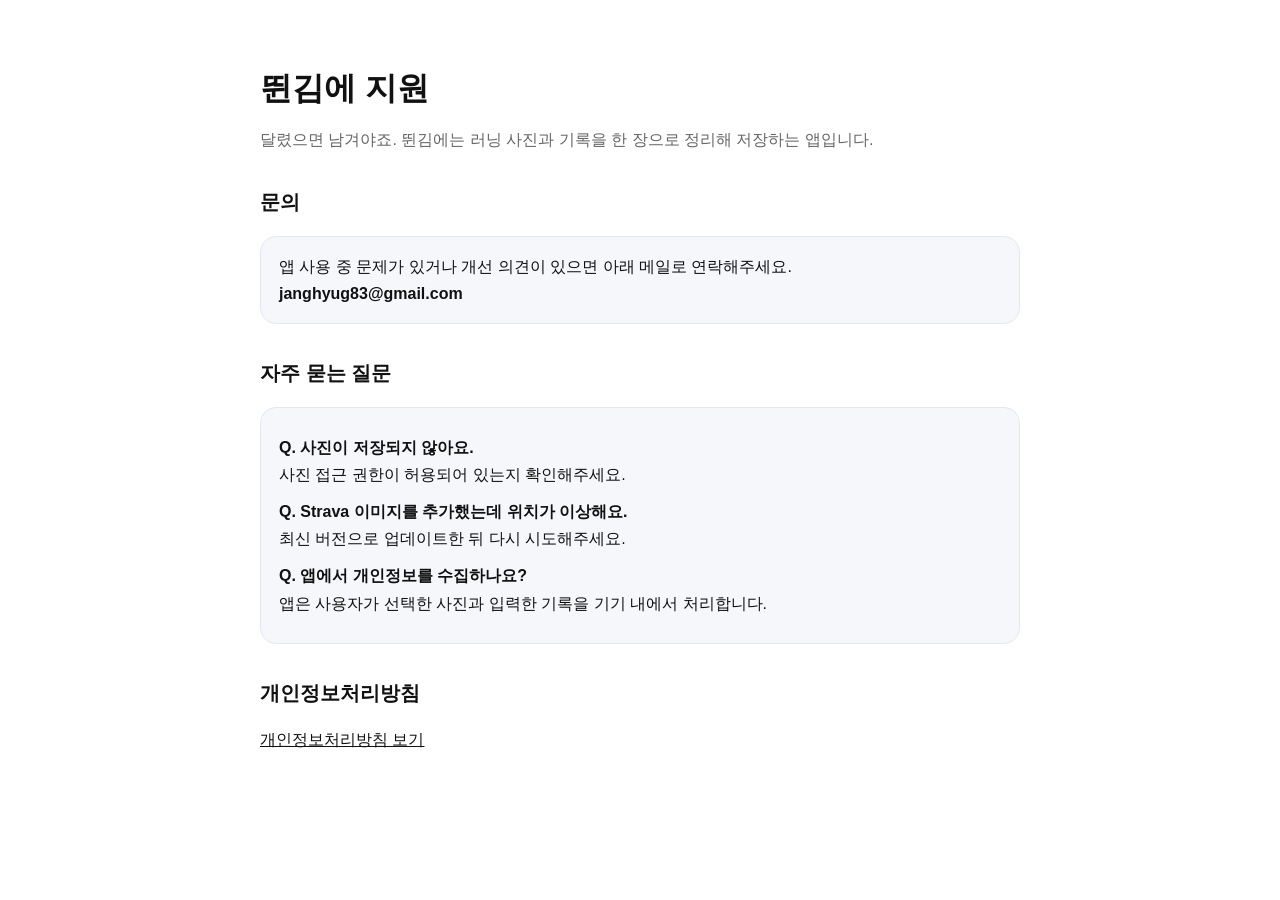
<file: index.html>
<!doctype html>
<html lang="ko">
<head>
  <meta charset="utf-8">
  <meta name="viewport" content="width=device-width, initial-scale=1">
  <title>뛴김에 지원</title>
  <link rel="stylesheet" href="./styles.css">
</head>
<body>
  <h1>뛴김에 지원</h1>
  <p class="muted">
    달렸으면 남겨야죠. 뛴김에는 러닝 사진과 기록을 한 장으로 정리해 저장하는 앱입니다.
  </p>

  <h2>문의</h2>
  <div class="box">
    앱 사용 중 문제가 있거나 개선 의견이 있으면 아래 메일로 연락해주세요.<br>
    <strong>janghyug83@gmail.com</strong>
  </div>

  <h2>자주 묻는 질문</h2>
  <div class="box">
    <p><strong>Q. 사진이 저장되지 않아요.</strong><br>
    사진 접근 권한이 허용되어 있는지 확인해주세요.</p>

    <p><strong>Q. Strava 이미지를 추가했는데 위치가 이상해요.</strong><br>
    최신 버전으로 업데이트한 뒤 다시 시도해주세요.</p>

    <p><strong>Q. 앱에서 개인정보를 수집하나요?</strong><br>
    앱은 사용자가 선택한 사진과 입력한 기록을 기기 내에서 처리합니다.</p>
  </div>

  <h2>개인정보처리방침</h2>
  <p><a href="./privacy.html">개인정보처리방침 보기</a></p>
</body>
</html>
</file>
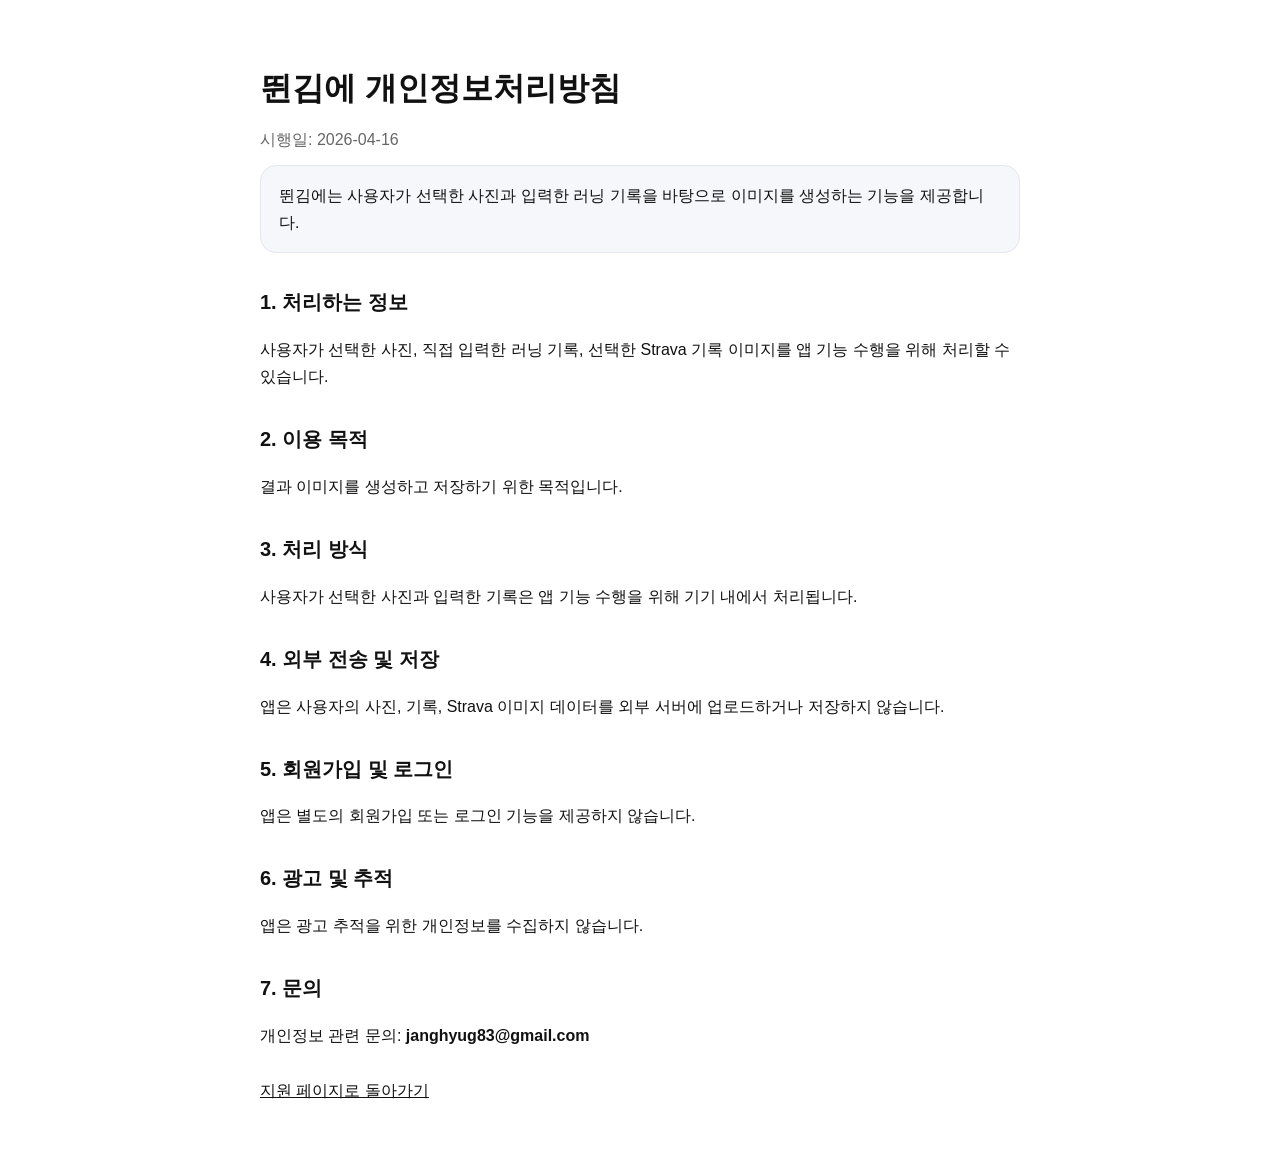
<file: privacy.html>
<!doctype html>
<html lang="ko">
<head>
  <meta charset="utf-8">
  <meta name="viewport" content="width=device-width, initial-scale=1">
  <title>뛴김에 개인정보처리방침</title>
  <link rel="stylesheet" href="./styles.css">
</head>
<body>
  <h1>뛴김에 개인정보처리방침</h1>
  <p class="muted">시행일: 2026-04-16</p>

  <div class="box">
    뛴김에는 사용자가 선택한 사진과 입력한 러닝 기록을 바탕으로 이미지를 생성하는 기능을 제공합니다.
  </div>

  <h2>1. 처리하는 정보</h2>
  <p>
    사용자가 선택한 사진, 직접 입력한 러닝 기록, 선택한 Strava 기록 이미지를 앱 기능 수행을 위해 처리할 수 있습니다.
  </p>

  <h2>2. 이용 목적</h2>
  <p>결과 이미지를 생성하고 저장하기 위한 목적입니다.</p>

  <h2>3. 처리 방식</h2>
  <p>사용자가 선택한 사진과 입력한 기록은 앱 기능 수행을 위해 기기 내에서 처리됩니다.</p>

  <h2>4. 외부 전송 및 저장</h2>
  <p>앱은 사용자의 사진, 기록, Strava 이미지 데이터를 외부 서버에 업로드하거나 저장하지 않습니다.</p>

  <h2>5. 회원가입 및 로그인</h2>
  <p>앱은 별도의 회원가입 또는 로그인 기능을 제공하지 않습니다.</p>

  <h2>6. 광고 및 추적</h2>
  <p>앱은 광고 추적을 위한 개인정보를 수집하지 않습니다.</p>

  <h2>7. 문의</h2>
  <p>개인정보 관련 문의: <strong>janghyug83@gmail.com</strong></p>

  <p class="footer-link"><a href="./index.html">지원 페이지로 돌아가기</a></p>
</body>
</html>
</file>
<file: styles.css>
body {
  font-family: -apple-system, BlinkMacSystemFont, "Apple SD Gothic Neo", "Noto Sans KR", sans-serif;
  max-width: 760px;
  margin: 0 auto;
  padding: 40px 20px;
  line-height: 1.7;
  color: #111111;
  background: #ffffff;
}

h1 {
  font-size: 32px;
  margin-bottom: 8px;
}

h2 {
  margin-top: 32px;
  font-size: 20px;
}

p {
  margin: 10px 0;
}

a {
  color: #111111;
}

.muted {
  color: #666666;
}

.box {
  background: #f6f7fb;
  border: 1px solid #e5e7ef;
  border-radius: 16px;
  padding: 16px 18px;
  margin-top: 12px;
}

.footer-link {
  margin-top: 28px;
}
</file>
